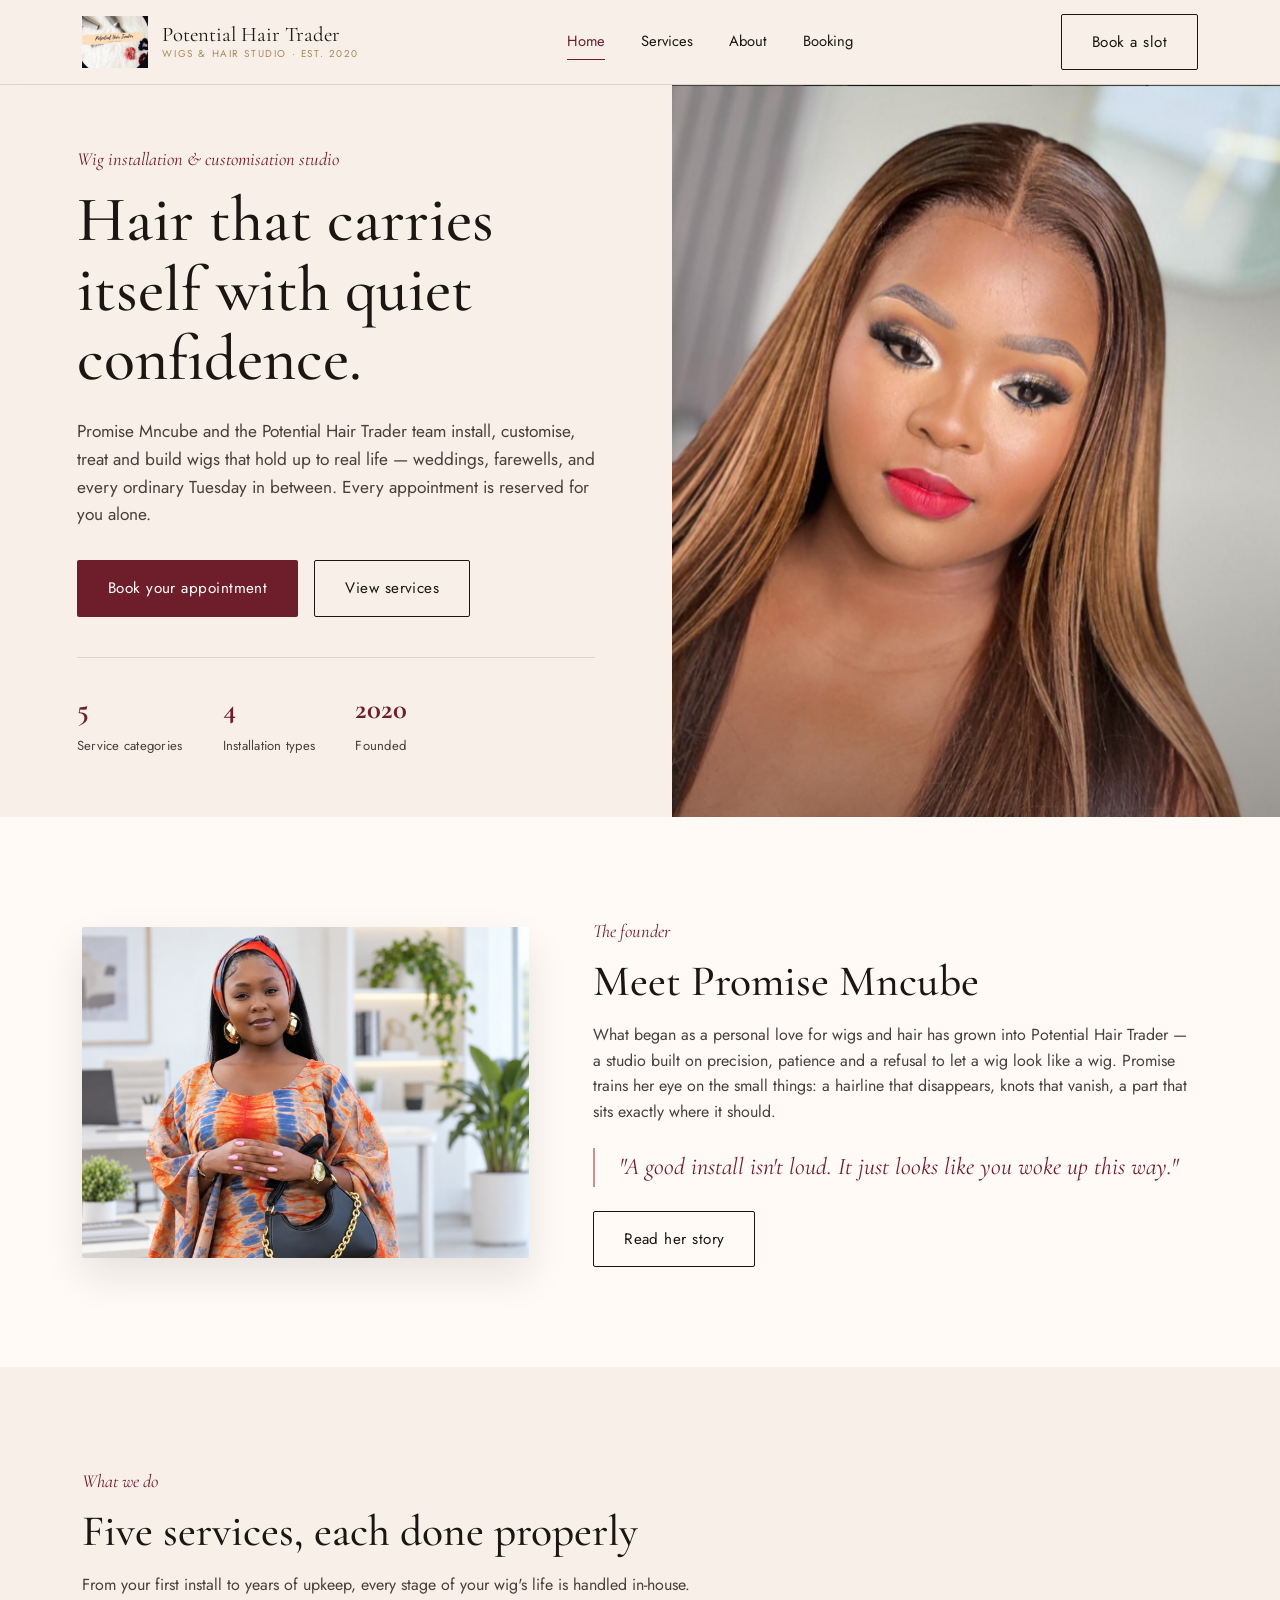
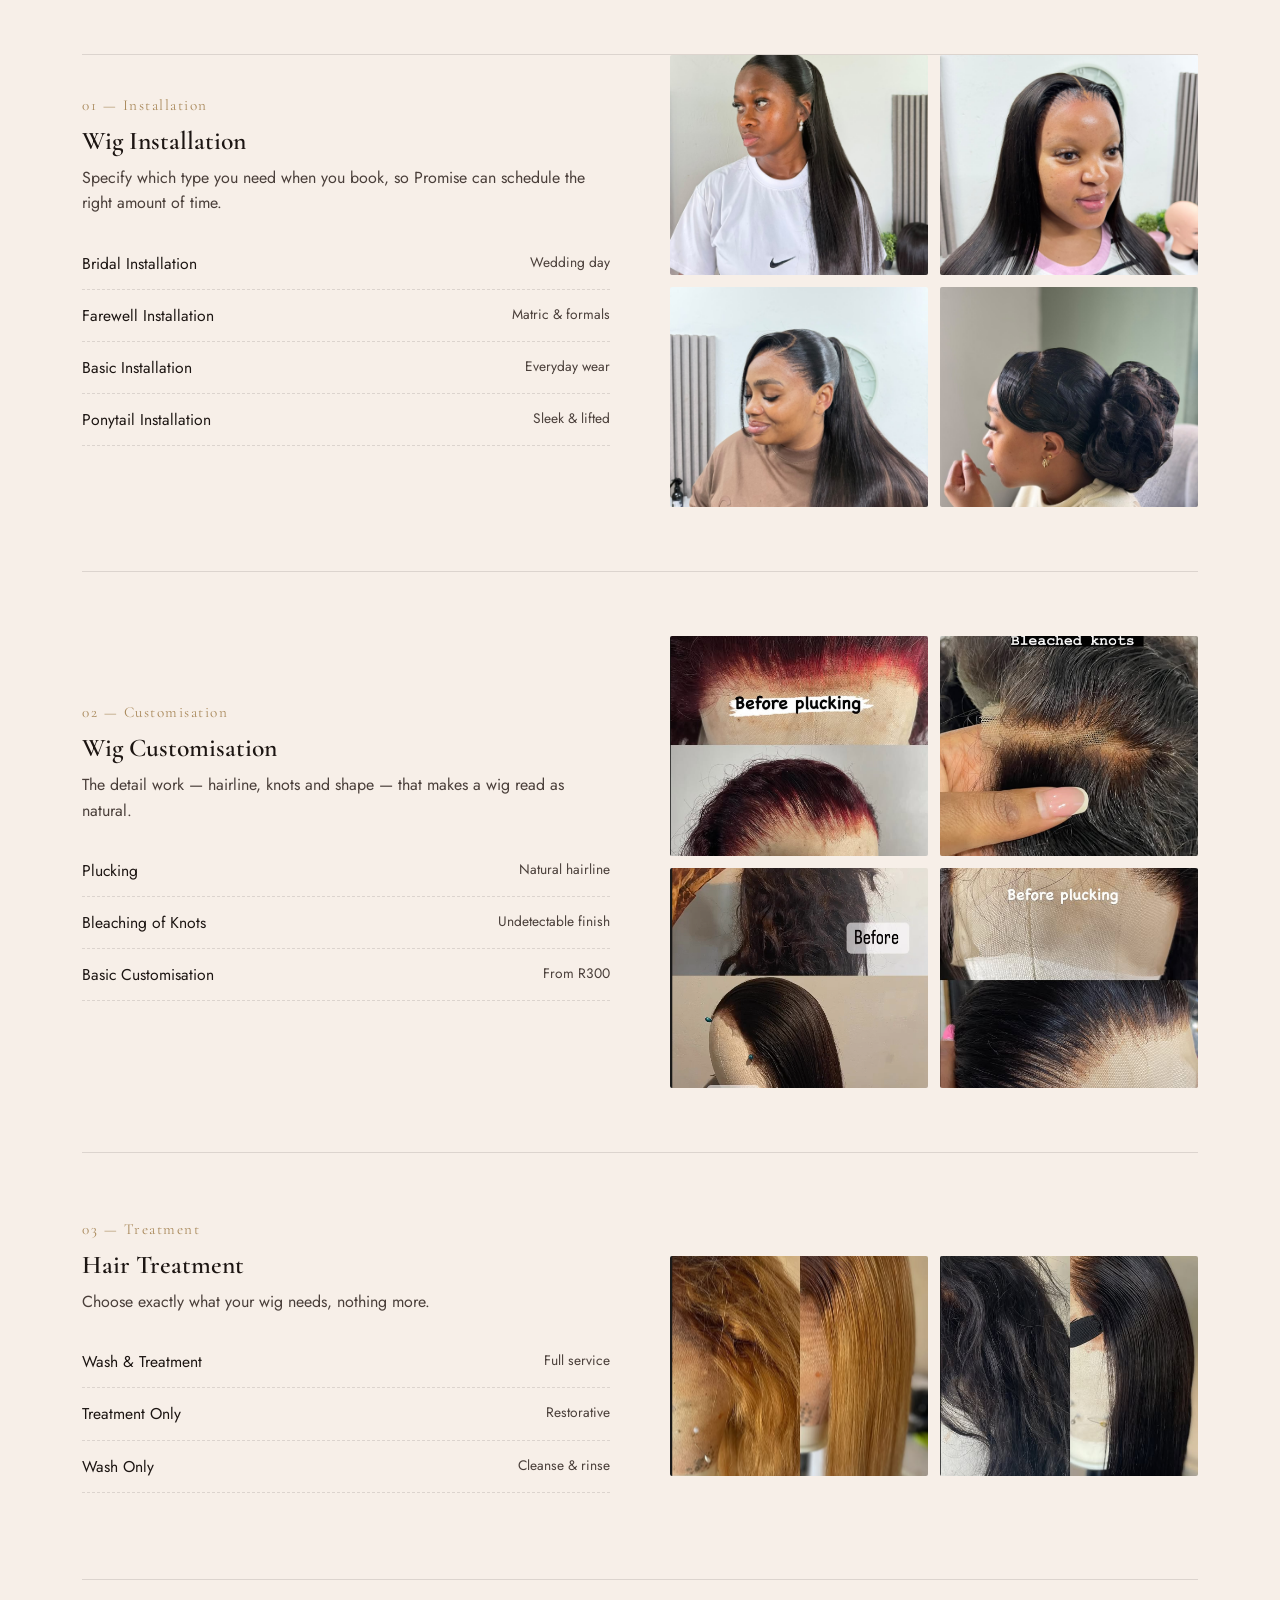
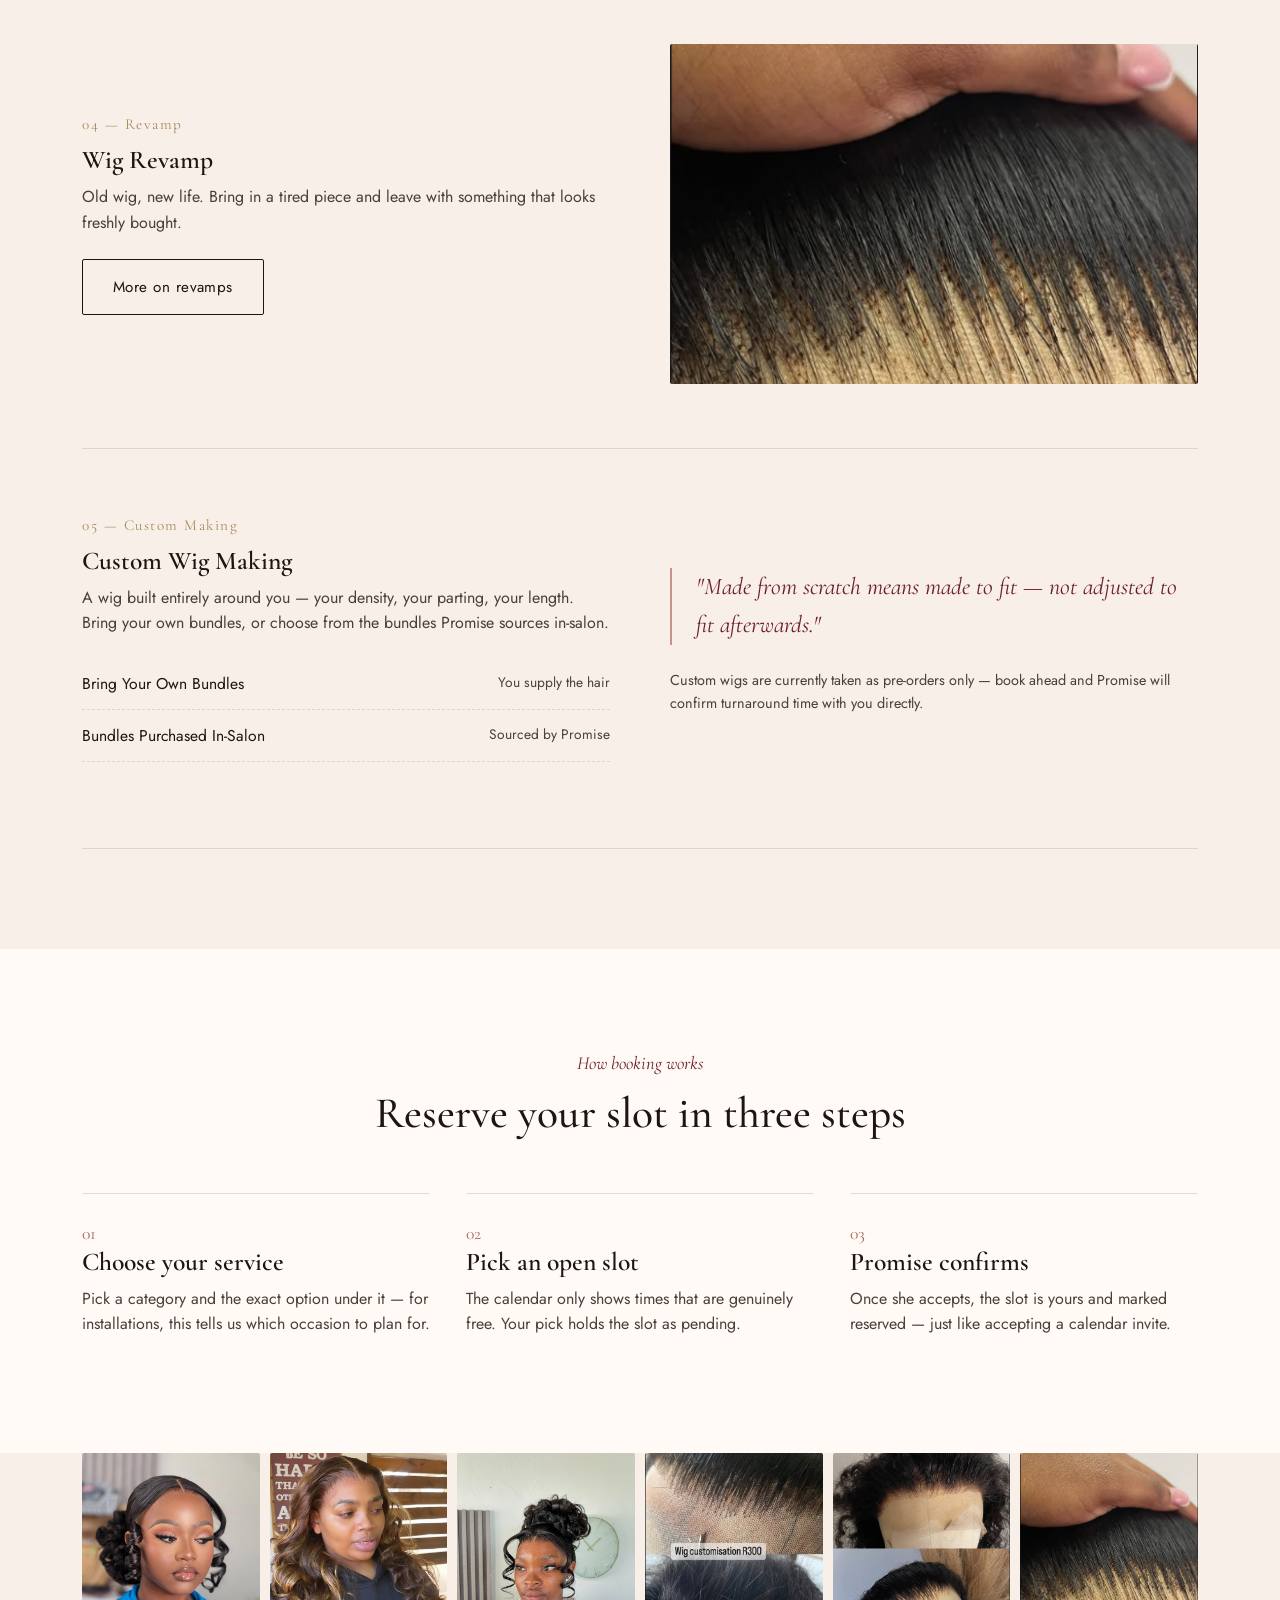
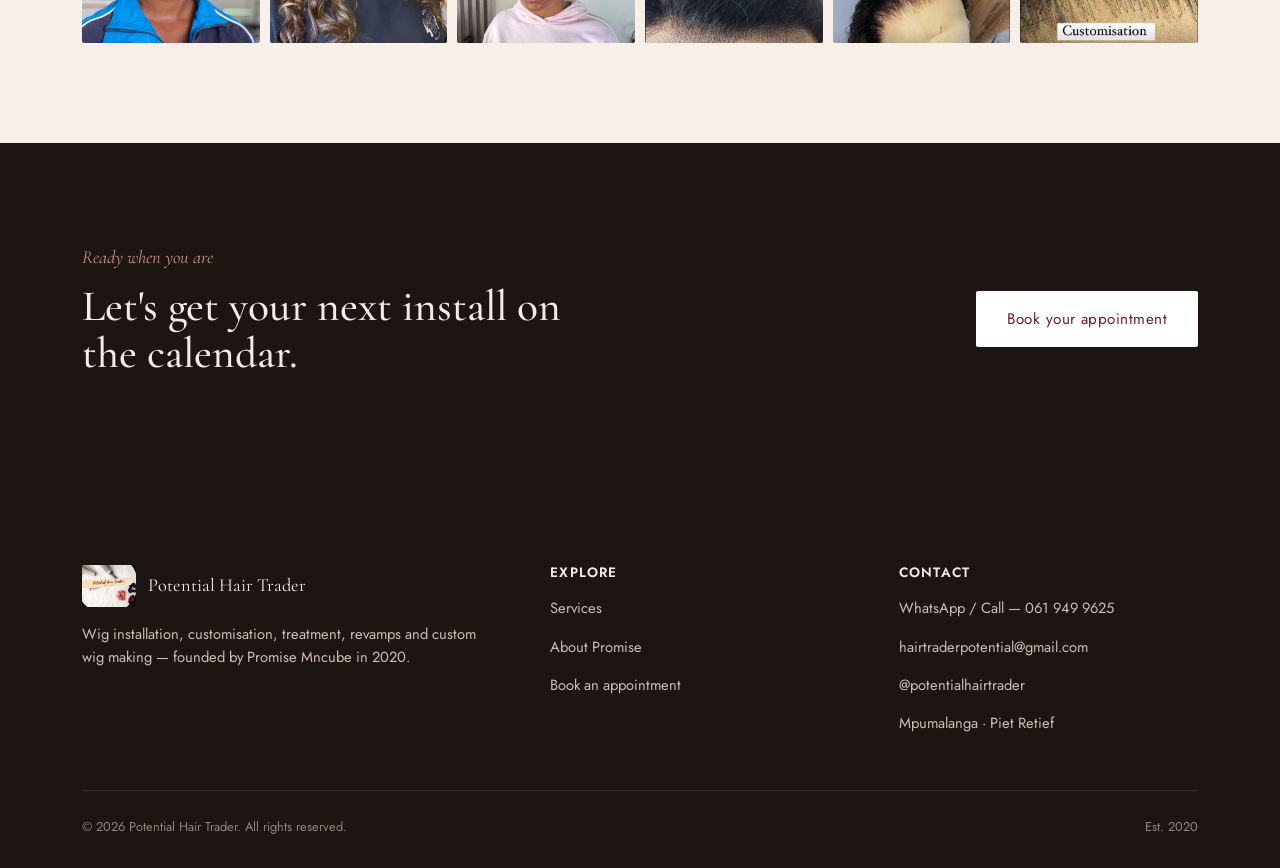
<file: index.html>
<!DOCTYPE html>
<html lang="en">
<head>
<meta charset="UTF-8" />
<meta name="viewport" content="width=device-width, initial-scale=1.0" />
<title>Potential Hair Trader — Wig Installation &amp; Customisation</title>
<meta name="description" content="Potential Hair Trader is Promise Mncube's salon for wig installation, customisation, treatment, revamps and custom wig making. Book your slot online." />
<link rel="icon" href="favicon.ico" sizes="any" />
<link rel="icon" type="image/png" sizes="32x32" href="assets/images/favicon-32.png" />
<link rel="icon" type="image/png" sizes="16x16" href="assets/images/favicon-16.png" />
<link rel="icon" type="image/png" sizes="192x192" href="assets/images/icon-192.png" />
<link rel="apple-touch-icon" href="assets/images/apple-touch-icon.png" />
<meta name="theme-color" content="#f7efe8" />
<link rel="preconnect" href="https://fonts.googleapis.com">
<link rel="preconnect" href="https://fonts.gstatic.com" crossorigin>
<link href="https://fonts.googleapis.com/css2?family=Cormorant+Garamond:ital,wght@0,400;0,500;0,600;1,500&family=Jost:wght@300;400;500;600&display=swap" rel="stylesheet">
<link rel="stylesheet" href="css/style.css" />
</head>
<body>

<header class="site-header">
  <div class="container">
    <a href="index.html" class="brand">
      <img src="assets/images/logo.png" alt="Potential Hair Trader logo" />
      <span class="brand-text">Potential Hair Trader<small>WIGS &amp; HAIR STUDIO · EST. 2020</small></span>
    </a>
    <nav class="nav-links">
      <a href="index.html" class="active">Home</a>
      <a href="services.html">Services</a>
      <a href="about.html">About</a>
      <a href="booking.html">Booking</a>
      <a href="booking.html" class="nav-extra">Book a slot</a>
    </nav>
    <div class="nav-cta">
      <a href="booking.html" class="btn btn-outline">Book a slot</a>
      <button class="nav-toggle" aria-label="Menu"><span></span><span></span><span></span></button>
    </div>
  </div>
</header>

<section class="hero" style="padding:0;">
  <div class="hero-copy">
    <span class="eyebrow">Wig installation &amp; customisation studio</span>
    <h1>Hair that carries itself with quiet confidence.</h1>
    <p>Promise Mncube and the Potential Hair Trader team install, customise, treat and build wigs that hold up to real life — weddings, farewells, and every ordinary Tuesday in between. Every appointment is reserved for you alone.</p>
    <div class="hero-actions">
      <a href="booking.html" class="btn btn-primary">Book your appointment</a>
      <a href="services.html" class="btn btn-outline">View services</a>
    </div>
    <div class="hero-stats">
      <div><strong>5</strong><span>Service categories</span></div>
      <div><strong>4</strong><span>Installation types</span></div>
      <div><strong>2020</strong><span>Founded</span></div>
    </div>
  </div>
  <div class="hero-media">
    <img src="assets/images/hero-glam.png" alt="Sleek balayage wig install by Potential Hair Trader" />
  </div>
</section>

<section class="band-panel">
  <div class="container about-teaser">
    <img src="assets/images/about-promise.png" alt="Promise Mncube, founder of Potential Hair Trader" />
    <div>
      <span class="eyebrow">The founder</span>
      <h2>Meet Promise Mncube</h2>
      <p>What began as a personal love for wigs and hair has grown into Potential Hair Trader — a studio built on precision, patience and a refusal to let a wig look like a wig. Promise trains her eye on the small things: a hairline that disappears, knots that vanish, a part that sits exactly where it should.</p>
      <p class="pull-quote">"A good install isn't loud. It just looks like you woke up this way."</p>
      <a href="about.html" class="btn btn-outline">Read her story</a>
    </div>
  </div>
</section>

<section class="band-cream">
  <div class="container">
    <div class="section-head">
      <span class="eyebrow">What we do</span>
      <h2>Five services, each done properly</h2>
      <p>From your first install to years of upkeep, every stage of your wig's life is handled in-house.</p>
    </div>

    <div class="service-row" style="padding-top:0;">
      <div>
        <span class="service-index">01 — Installation</span>
        <h3>Wig Installation</h3>
        <p>Specify which type you need when you book, so Promise can schedule the right amount of time.</p>
        <ul class="option-list">
          <li><span class="name">Bridal Installation</span><span class="note">Wedding day</span></li>
          <li><span class="name">Farewell Installation</span><span class="note">Matric &amp; formals</span></li>
          <li><span class="name">Basic Installation</span><span class="note">Everyday wear</span></li>
          <li><span class="name">Ponytail Installation</span><span class="note">Sleek &amp; lifted</span></li>
        </ul>
      </div>
      <div class="service-media">
        <img src="assets/images/install-6.png" alt="Sleek ponytail installation" />
        <img src="assets/images/install-9.png" alt="Straight side-part installation" />
        <img src="assets/images/install-8.png" alt="Sleek ponytail installation with bang" />
        <img src="assets/images/install-7.png" alt="Pin-curled updo installation, side view" />
      </div>
    </div>

    <div class="service-row reverse">
      <div>
        <span class="service-index">02 — Customisation</span>
        <h3>Wig Customisation</h3>
        <p>The detail work — hairline, knots and shape — that makes a wig read as natural.</p>
        <ul class="option-list">
          <li><span class="name">Plucking</span><span class="note">Natural hairline</span></li>
          <li><span class="name">Bleaching of Knots</span><span class="note">Undetectable finish</span></li>
          <li><span class="name">Basic Customisation</span><span class="note">From R300</span></li>
        </ul>
      </div>
      <div class="service-media">
        <img src="assets/images/plucking-2.png" alt="Before and after plucking" />
        <img src="assets/images/bleached-knots.png" alt="Bleached knots detail" />
        <img src="assets/images/customisation-1.png" alt="Wig customisation hairline" />
        <img src="assets/images/plucking-3.png" alt="Before and after plucking dark hair" />
      </div>
    </div>

    <div class="service-row">
      <div>
        <span class="service-index">03 — Treatment</span>
        <h3>Hair Treatment</h3>
        <p>Choose exactly what your wig needs, nothing more.</p>
        <ul class="option-list">
          <li><span class="name">Wash &amp; Treatment</span><span class="note">Full service</span></li>
          <li><span class="name">Treatment Only</span><span class="note">Restorative</span></li>
          <li><span class="name">Wash Only</span><span class="note">Cleanse &amp; rinse</span></li>
        </ul>
      </div>
      <div class="service-media">
        <img src="assets/images/treatment-1.png" alt="Wig treatment before and after, blonde" />
        <img src="assets/images/treatment-2.png" alt="Wig treatment before and after, dark" />
      </div>
    </div>

    <div class="service-row reverse">
      <div>
        <span class="service-index">04 — Revamp</span>
        <h3>Wig Revamp</h3>
        <p>Old wig, new life. Bring in a tired piece and leave with something that looks freshly bought.</p>
        <a href="services.html#revamp" class="btn btn-outline" style="margin-top:8px;">More on revamps</a>
      </div>
      <div class="service-media single">
        <img src="assets/images/customisation-3.png" alt="Wig revamp before and after" />
      </div>
    </div>

    <div class="service-row" style="border-bottom:1px solid var(--line);">
      <div>
        <span class="service-index">05 — Custom Making</span>
        <h3>Custom Wig Making</h3>
        <p>A wig built entirely around you — your density, your parting, your length. Bring your own bundles, or choose from the bundles Promise sources in-salon.</p>
        <ul class="option-list">
          <li><span class="name">Bring Your Own Bundles</span><span class="note">You supply the hair</span></li>
          <li><span class="name">Bundles Purchased In-Salon</span><span class="note">Sourced by Promise</span></li>
        </ul>
      </div>
      <div>
        <p class="pull-quote" style="margin-top:0;">"Made from scratch means made to fit — not adjusted to fit afterwards."</p>
        <p style="font-size:0.9rem;">Custom wigs are currently taken as pre-orders only — book ahead and Promise will confirm turnaround time with you directly.</p>
      </div>
    </div>
  </div>
</section>

<section class="band-panel">
  <div class="container">
    <div class="section-head center">
      <span class="eyebrow">How booking works</span>
      <h2>Reserve your slot in three steps</h2>
    </div>
    <div class="trio">
      <div class="trio-item">
        <span class="num">01</span>
        <h3>Choose your service</h3>
        <p>Pick a category and the exact option under it — for installations, this tells us which occasion to plan for.</p>
      </div>
      <div class="trio-item">
        <span class="num">02</span>
        <h3>Pick an open slot</h3>
        <p>The calendar only shows times that are genuinely free. Your pick holds the slot as pending.</p>
      </div>
      <div class="trio-item">
        <span class="num">03</span>
        <h3>Promise confirms</h3>
        <p>Once she accepts, the slot is yours and marked reserved — just like accepting a calendar invite.</p>
      </div>
    </div>
  </div>
</section>

<section class="band-cream" style="padding-top:0;">
  <div class="container">
    <div class="gallery-strip">
      <img src="assets/images/basic-3.png" alt="" />
      <img src="assets/images/basic-5.png" alt="" />
      <img src="assets/images/install-10.png" alt="" />
      <img src="assets/images/customisation-2.png" alt="" />
      <img src="assets/images/plucking-1.png" alt="" />
      <img src="assets/images/customisation-3.png" alt="" />
    </div>
  </div>
</section>

<section class="band-ink">
  <div class="container cta-band">
    <div>
      <span class="eyebrow" style="color:var(--rose);">Ready when you are</span>
      <h2 style="max-width:520px;">Let's get your next install on the calendar.</h2>
    </div>
    <a href="booking.html" class="btn btn-light">Book your appointment</a>
  </div>
</section>

<footer class="site-footer">
  <div class="container">
    <div class="footer-grid">
      <div>
        <div class="footer-brand">
          <img src="assets/images/logo.png" alt="Potential Hair Trader logo" />
          <span style="font-family:var(--font-display); font-size:1.15rem; color:#f4ece5;">Potential Hair Trader</span>
        </div>
        <p>Wig installation, customisation, treatment, revamps and custom wig making — founded by Promise Mncube in 2020.</p>
      </div>
      <div>
        <h4>Explore</h4>
        <p><a href="services.html">Services</a></p>
        <p><a href="about.html">About Promise</a></p>
        <p><a href="booking.html">Book an appointment</a></p>
      </div>
      <div>
        <h4>Contact</h4>
        <p><a href="https://wa.me/27619499625" target="_blank" rel="noopener">WhatsApp / Call — 061 949 9625</a></p>
        <p><a href="mailto:hairtraderpotential@gmail.com">hairtraderpotential@gmail.com</a></p>
        <p><a href="https://instagram.com/potentialhairtrader" target="_blank" rel="noopener">@potentialhairtrader</a></p>
        <p>Mpumalanga · Piet Retief</p>
      </div>
    </div>
    <div class="footer-bottom">
      <span>&copy; 2026 Potential Hair Trader. All rights reserved.</span>
      <span>Est. 2020</span>
    </div>
  </div>
</footer>

<script src="js/services-data.js"></script>
<script src="js/main.js"></script>
</body>
</html>
</file>
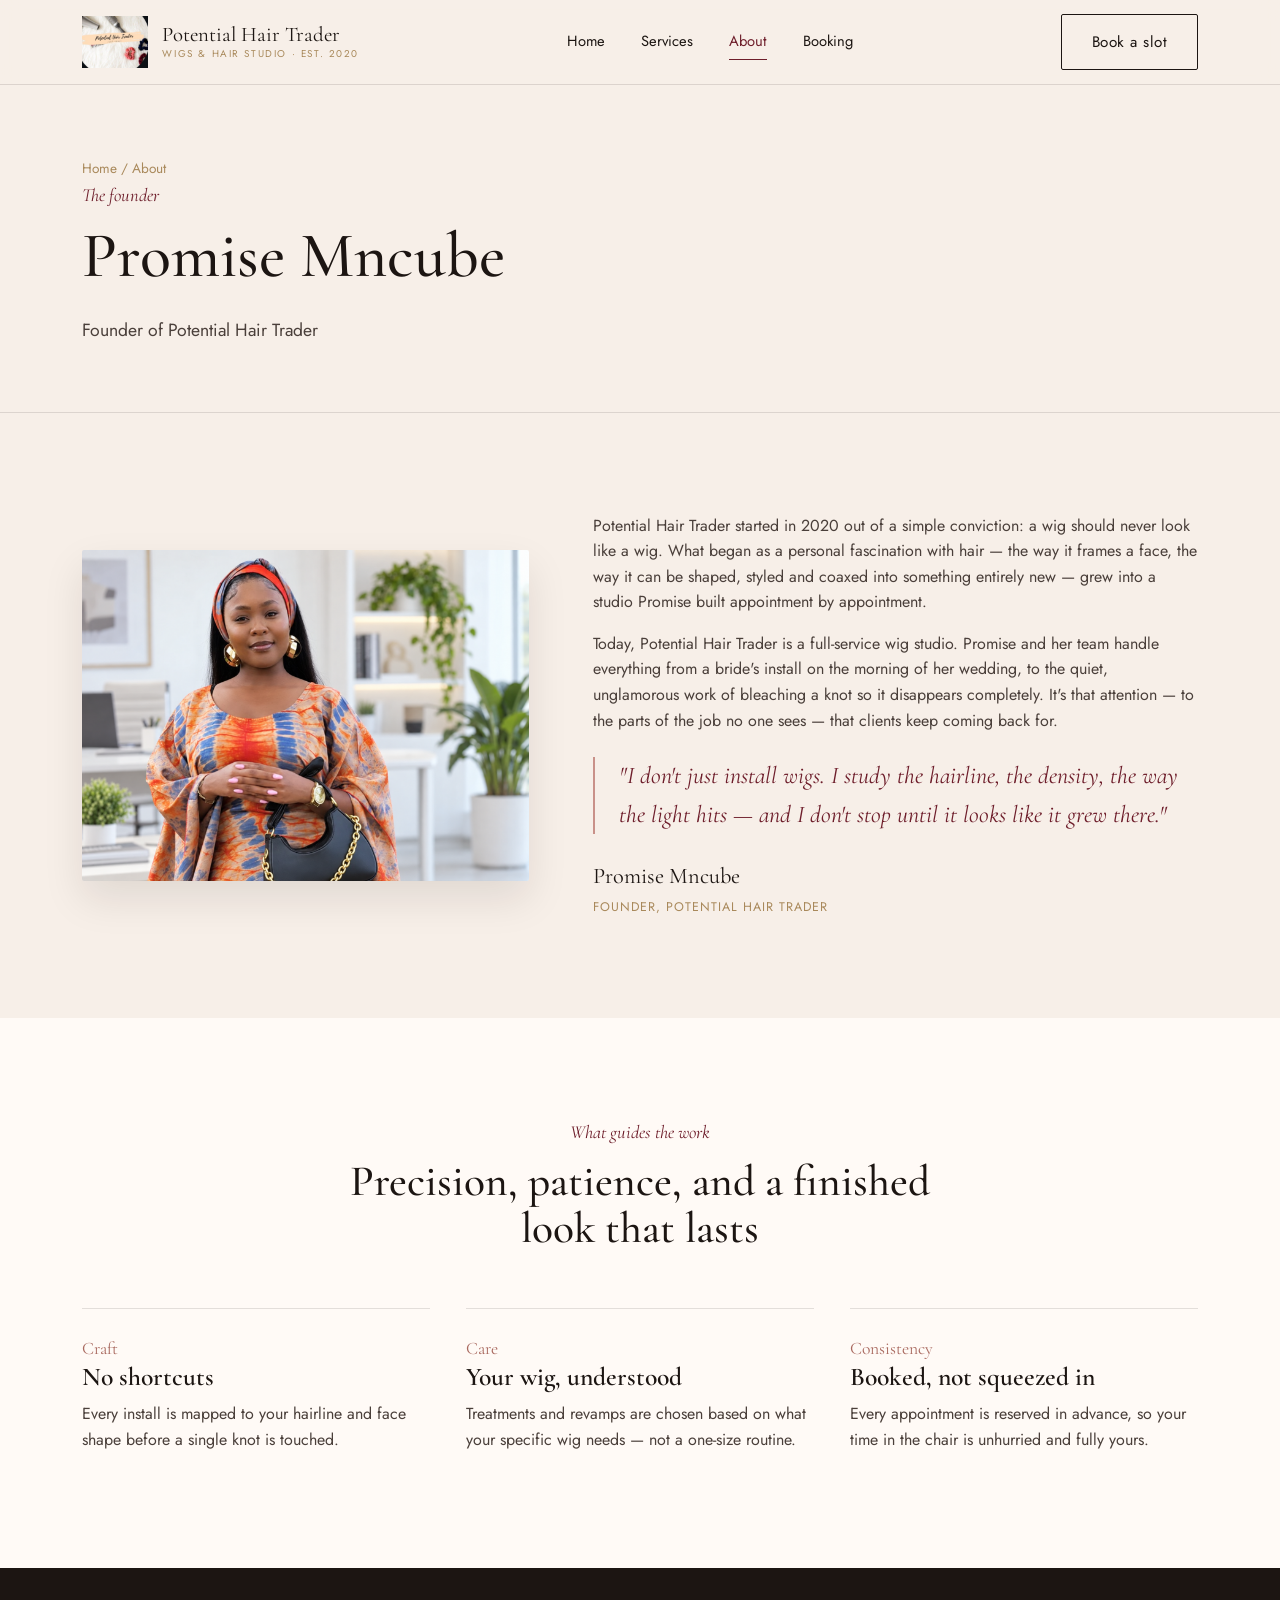
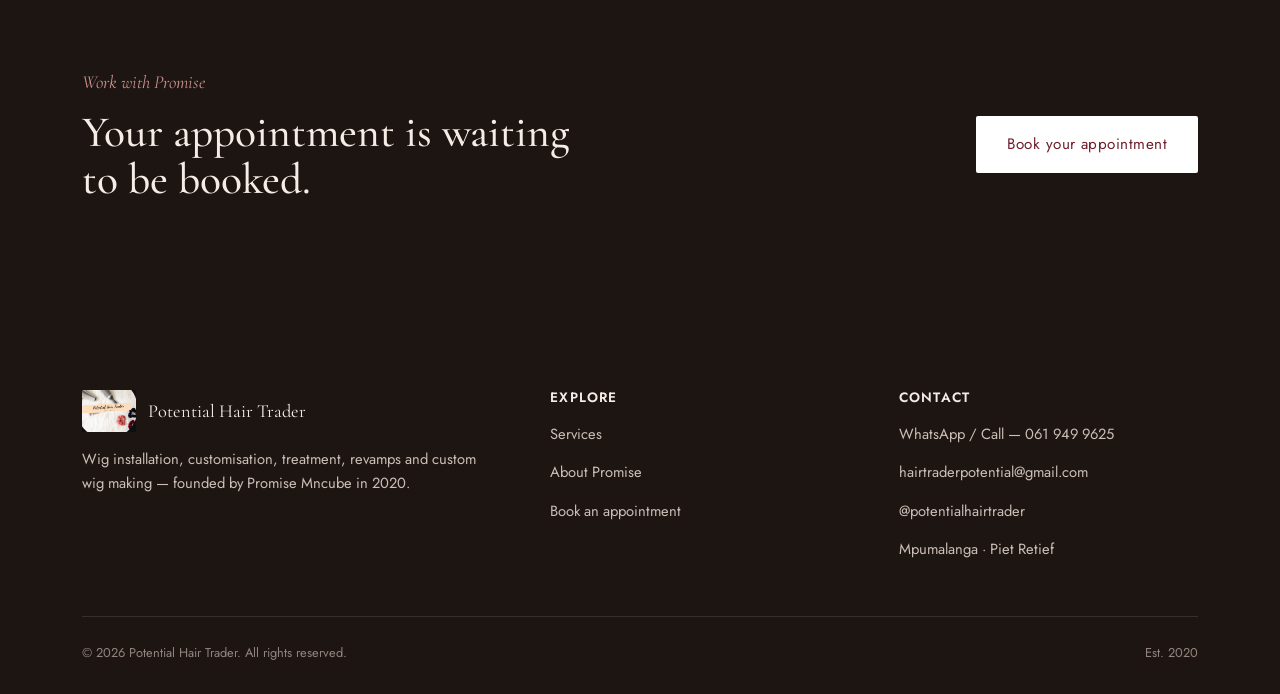
<file: about.html>
<!DOCTYPE html>
<html lang="en">
<head>
<meta charset="UTF-8" />
<meta name="viewport" content="width=device-width, initial-scale=1.0" />
<title>About Promise Mncube — Potential Hair Trader</title>
<meta name="description" content="Meet Promise Mncube, founder of Potential Hair Trader." />
<link rel="icon" href="favicon.ico" sizes="any" />
<link rel="icon" type="image/png" sizes="32x32" href="assets/images/favicon-32.png" />
<link rel="icon" type="image/png" sizes="16x16" href="assets/images/favicon-16.png" />
<link rel="icon" type="image/png" sizes="192x192" href="assets/images/icon-192.png" />
<link rel="apple-touch-icon" href="assets/images/apple-touch-icon.png" />
<meta name="theme-color" content="#f7efe8" />
<link rel="preconnect" href="https://fonts.googleapis.com">
<link rel="preconnect" href="https://fonts.gstatic.com" crossorigin>
<link href="https://fonts.googleapis.com/css2?family=Cormorant+Garamond:ital,wght@0,400;0,500;0,600;1,500&family=Jost:wght@300;400;500;600&display=swap" rel="stylesheet">
<link rel="stylesheet" href="css/style.css" />
</head>
<body>

<header class="site-header">
  <div class="container">
    <a href="index.html" class="brand">
      <img src="assets/images/logo.png" alt="Potential Hair Trader logo" />
      <span class="brand-text">Potential Hair Trader<small>WIGS &amp; HAIR STUDIO · EST. 2020</small></span>
    </a>
    <nav class="nav-links">
      <a href="index.html">Home</a>
      <a href="services.html">Services</a>
      <a href="about.html" class="active">About</a>
      <a href="booking.html">Booking</a>
      <a href="booking.html" class="nav-extra">Book a slot</a>
    </nav>
    <div class="nav-cta">
      <a href="booking.html" class="btn btn-outline">Book a slot</a>
      <button class="nav-toggle" aria-label="Menu"><span></span><span></span><span></span></button>
    </div>
  </div>
</header>

<div class="page-hero">
  <div class="container">
    <span class="breadcrumb">Home / About</span>
    <span class="eyebrow">The founder</span>
    <h1>Promise Mncube</h1>
    <p style="font-size:1.1rem;">Founder of Potential Hair Trader</p>
  </div>
</div>

<section>
  <div class="container about-teaser">
    <img src="assets/images/about-promise.png" alt="Promise Mncube, founder of Potential Hair Trader" />
    <div>
      <p>Potential Hair Trader started in 2020 out of a simple conviction: a wig should never look like a wig. What began as a personal fascination with hair — the way it frames a face, the way it can be shaped, styled and coaxed into something entirely new — grew into a studio Promise built appointment by appointment.</p>
      <p>Today, Potential Hair Trader is a full-service wig studio. Promise and her team handle everything from a bride's install on the morning of her wedding, to the quiet, unglamorous work of bleaching a knot so it disappears completely. It's that attention — to the parts of the job no one sees — that clients keep coming back for.</p>
      <p class="pull-quote">"I don't just install wigs. I study the hairline, the density, the way the light hits — and I don't stop until it looks like it grew there."</p>
      <div class="signature">Promise Mncube<small>FOUNDER, POTENTIAL HAIR TRADER</small></div>
    </div>
  </div>
</section>

<section class="band-panel">
  <div class="container">
    <div class="section-head center">
      <span class="eyebrow">What guides the work</span>
      <h2>Precision, patience, and a finished look that lasts</h2>
    </div>
    <div class="trio">
      <div class="trio-item">
        <span class="num">Craft</span>
        <h3>No shortcuts</h3>
        <p>Every install is mapped to your hairline and face shape before a single knot is touched.</p>
      </div>
      <div class="trio-item">
        <span class="num">Care</span>
        <h3>Your wig, understood</h3>
        <p>Treatments and revamps are chosen based on what your specific wig needs — not a one-size routine.</p>
      </div>
      <div class="trio-item">
        <span class="num">Consistency</span>
        <h3>Booked, not squeezed in</h3>
        <p>Every appointment is reserved in advance, so your time in the chair is unhurried and fully yours.</p>
      </div>
    </div>
  </div>
</section>

<section class="band-ink">
  <div class="container cta-band">
    <div>
      <span class="eyebrow" style="color:var(--rose);">Work with Promise</span>
      <h2 style="max-width:520px;">Your appointment is waiting to be booked.</h2>
    </div>
    <a href="booking.html" class="btn btn-light">Book your appointment</a>
  </div>
</section>

<footer class="site-footer">
  <div class="container">
    <div class="footer-grid">
      <div>
        <div class="footer-brand">
          <img src="assets/images/logo.png" alt="Potential Hair Trader logo" />
          <span style="font-family:var(--font-display); font-size:1.15rem; color:#f4ece5;">Potential Hair Trader</span>
        </div>
        <p>Wig installation, customisation, treatment, revamps and custom wig making — founded by Promise Mncube in 2020.</p>
      </div>
      <div>
        <h4>Explore</h4>
        <p><a href="services.html">Services</a></p>
        <p><a href="about.html">About Promise</a></p>
        <p><a href="booking.html">Book an appointment</a></p>
      </div>
      <div>
        <h4>Contact</h4>
        <p><a href="https://wa.me/27619499625" target="_blank" rel="noopener">WhatsApp / Call — 061 949 9625</a></p>
        <p><a href="mailto:hairtraderpotential@gmail.com">hairtraderpotential@gmail.com</a></p>
        <p><a href="https://instagram.com/potentialhairtrader" target="_blank" rel="noopener">@potentialhairtrader</a></p>
        <p>Mpumalanga · Piet Retief</p>
      </div>
    </div>
    <div class="footer-bottom">
      <span>&copy; 2026 Potential Hair Trader. All rights reserved.</span>
      <span>Est. 2020</span>
    </div>
  </div>
</footer>

<script src="js/main.js"></script>
</body>
</html>
</file>
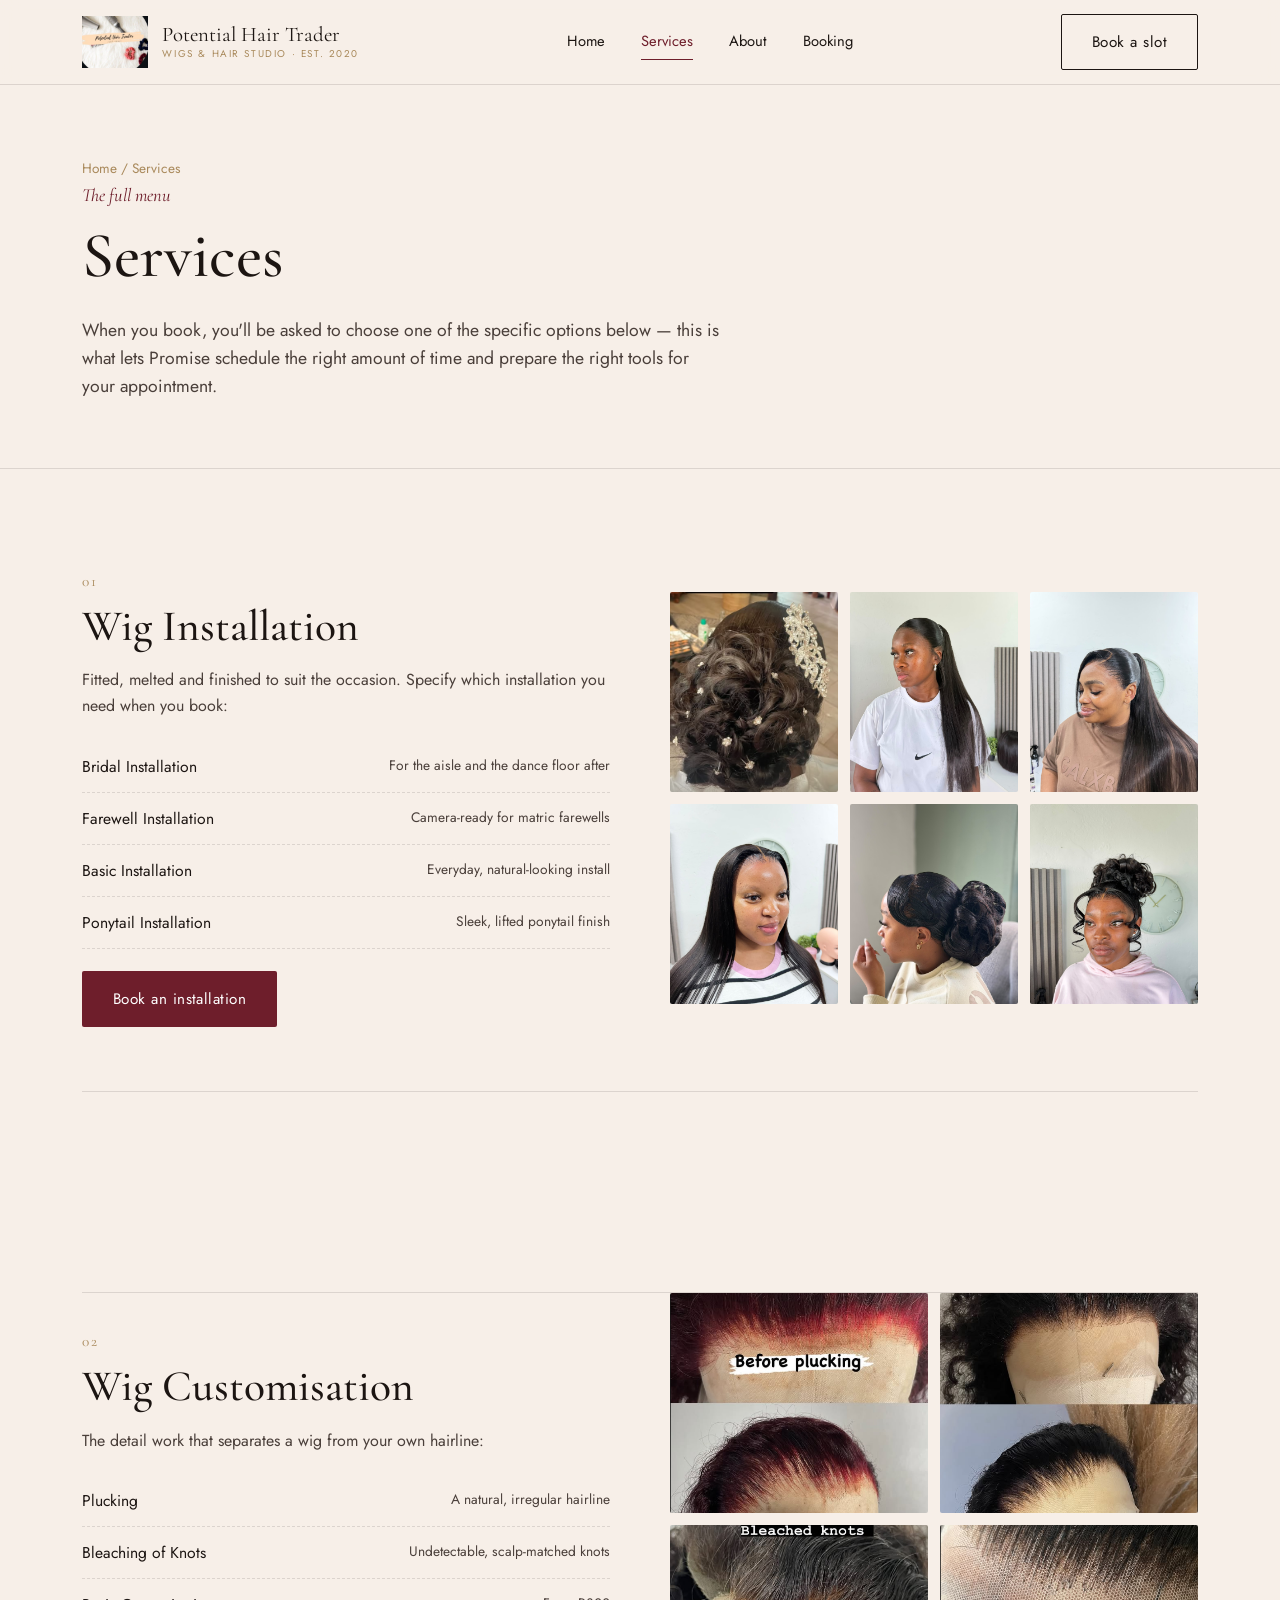
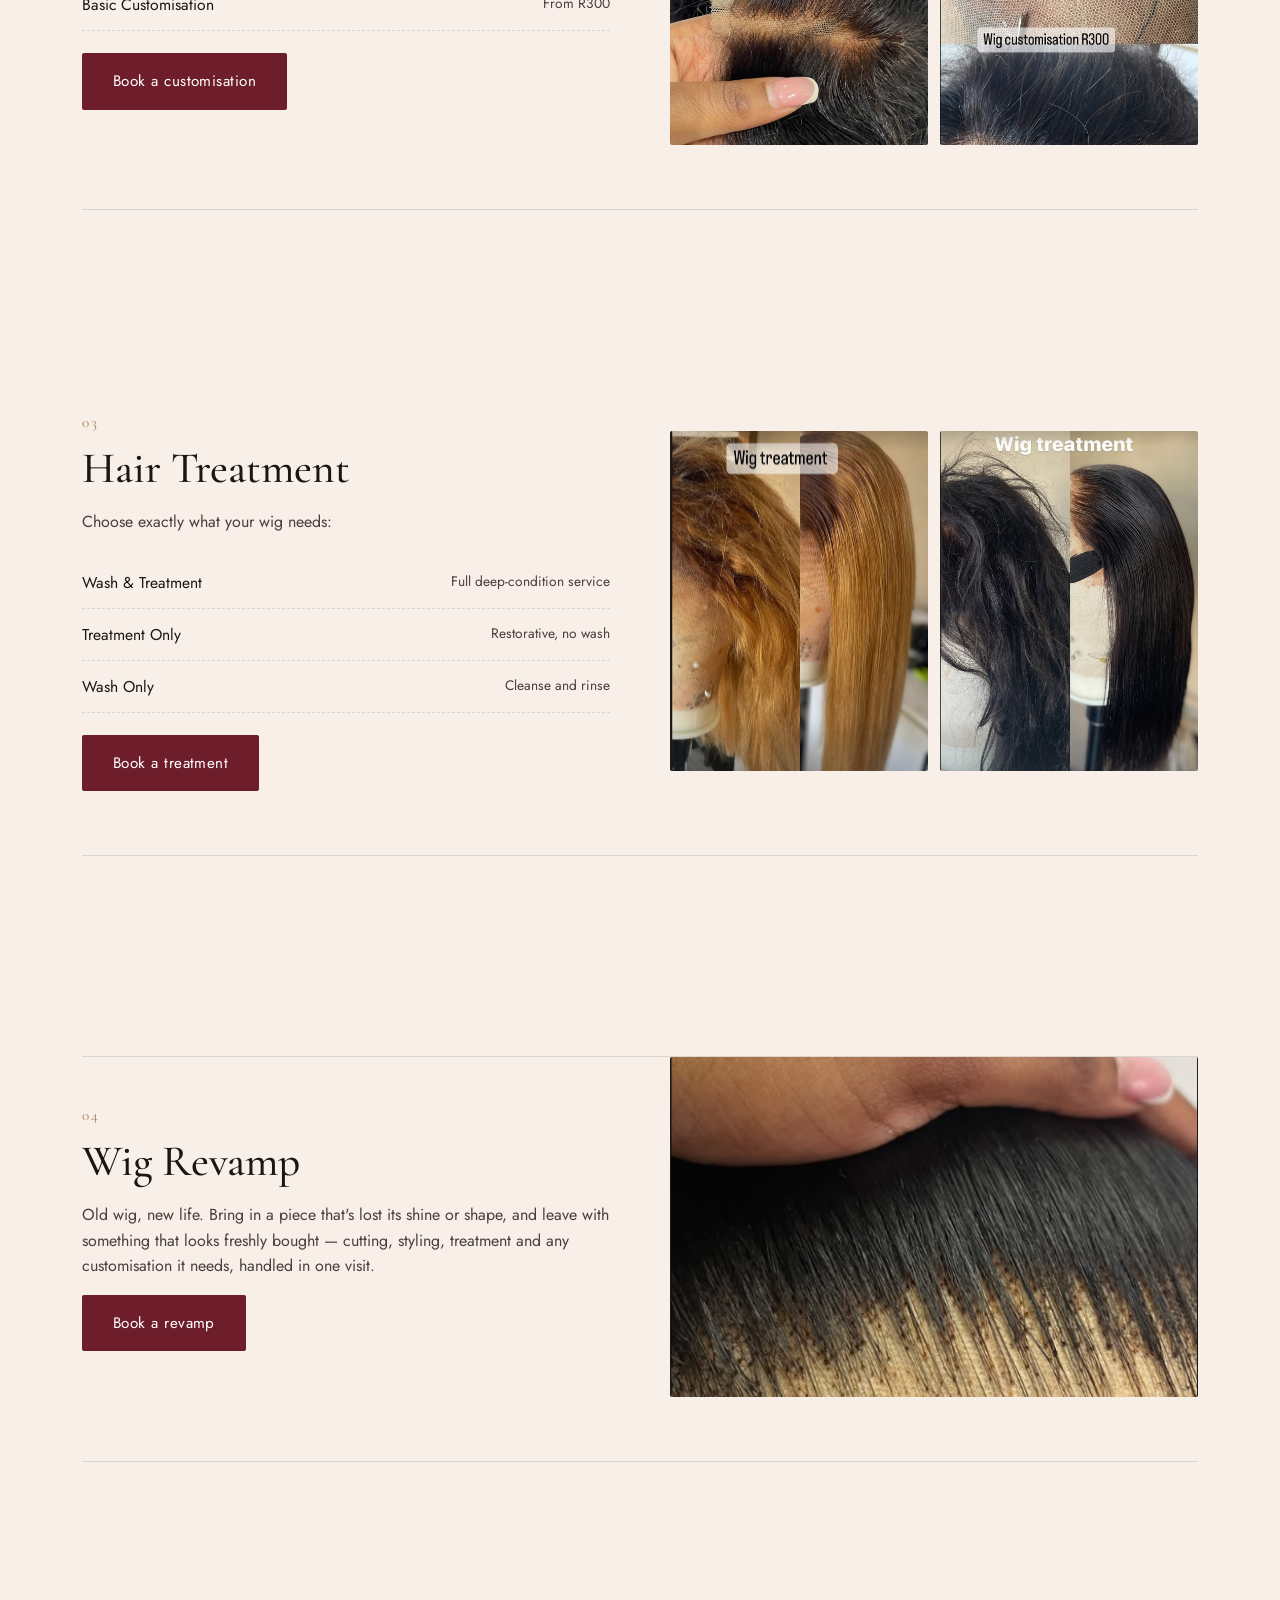
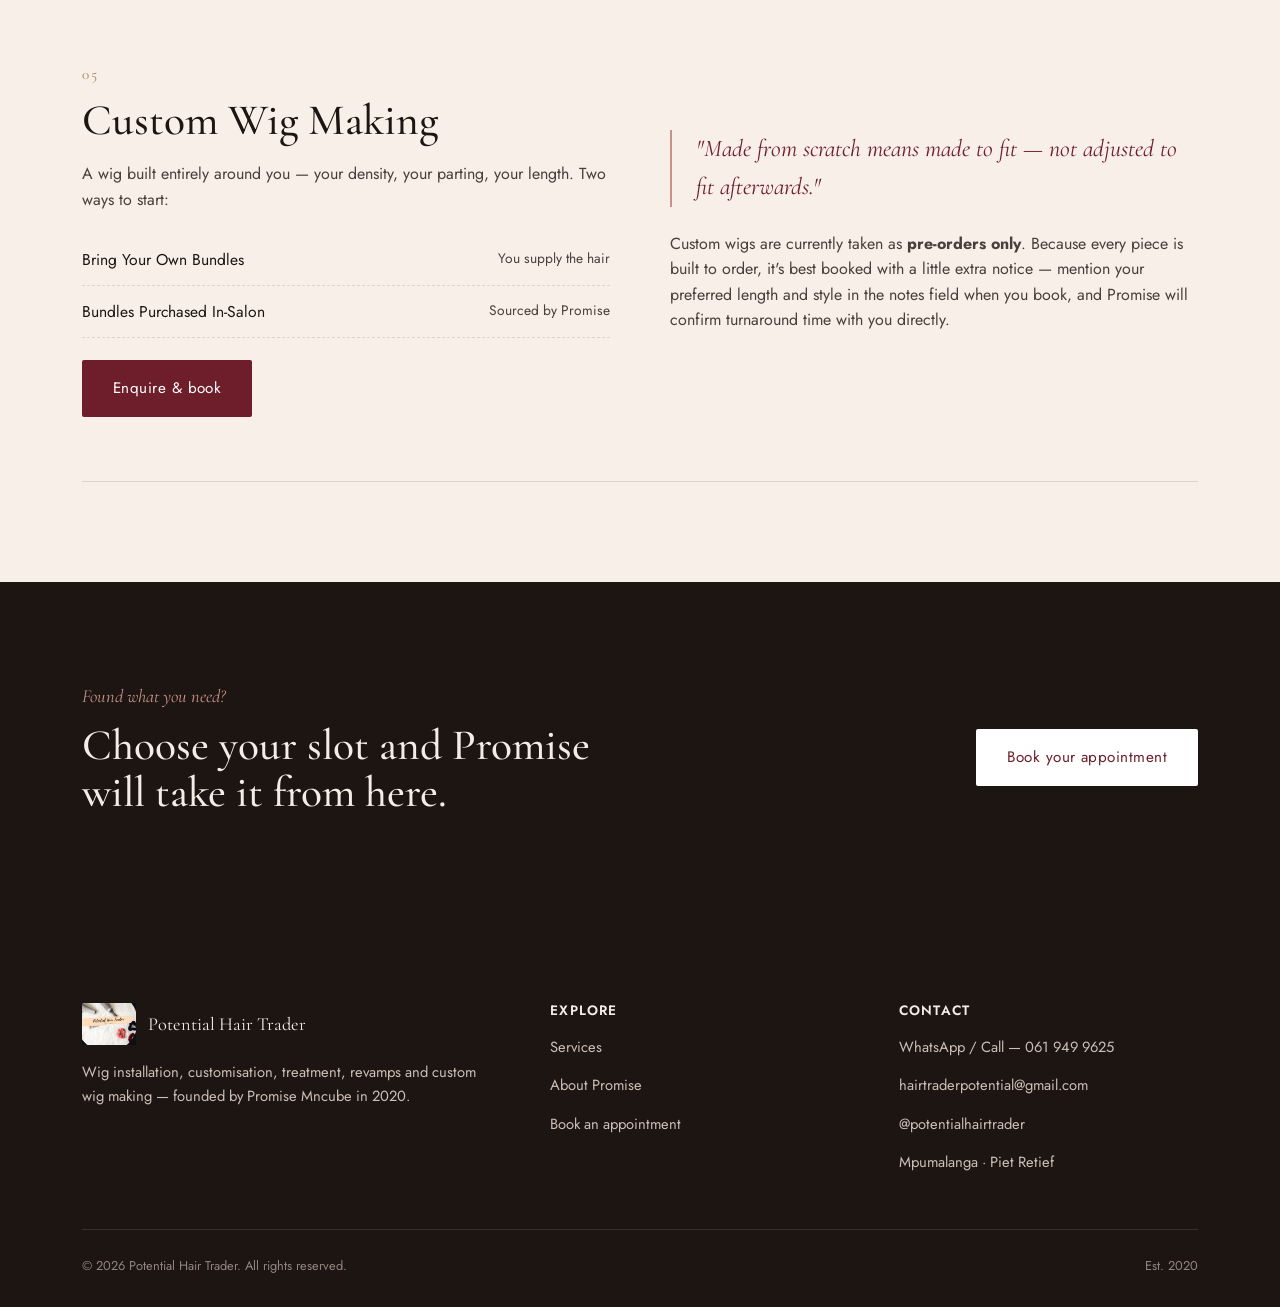
<file: services.html>
<!DOCTYPE html>
<html lang="en">
<head>
<meta charset="UTF-8" />
<meta name="viewport" content="width=device-width, initial-scale=1.0" />
<title>Services — Potential Hair Trader</title>
<meta name="description" content="Wig installation, customisation, treatment, revamps and custom wig making at Potential Hair Trader." />
<link rel="icon" href="favicon.ico" sizes="any" />
<link rel="icon" type="image/png" sizes="32x32" href="assets/images/favicon-32.png" />
<link rel="icon" type="image/png" sizes="16x16" href="assets/images/favicon-16.png" />
<link rel="icon" type="image/png" sizes="192x192" href="assets/images/icon-192.png" />
<link rel="apple-touch-icon" href="assets/images/apple-touch-icon.png" />
<meta name="theme-color" content="#f7efe8" />
<link rel="preconnect" href="https://fonts.googleapis.com">
<link rel="preconnect" href="https://fonts.gstatic.com" crossorigin>
<link href="https://fonts.googleapis.com/css2?family=Cormorant+Garamond:ital,wght@0,400;0,500;0,600;1,500&family=Jost:wght@300;400;500;600&display=swap" rel="stylesheet">
<link rel="stylesheet" href="css/style.css" />
</head>
<body>

<header class="site-header">
  <div class="container">
    <a href="index.html" class="brand">
      <img src="assets/images/logo.png" alt="Potential Hair Trader logo" />
      <span class="brand-text">Potential Hair Trader<small>WIGS &amp; HAIR STUDIO · EST. 2020</small></span>
    </a>
    <nav class="nav-links">
      <a href="index.html">Home</a>
      <a href="services.html" class="active">Services</a>
      <a href="about.html">About</a>
      <a href="booking.html">Booking</a>
      <a href="booking.html" class="nav-extra">Book a slot</a>
    </nav>
    <div class="nav-cta">
      <a href="booking.html" class="btn btn-outline">Book a slot</a>
      <button class="nav-toggle" aria-label="Menu"><span></span><span></span><span></span></button>
    </div>
  </div>
</header>

<div class="page-hero">
  <div class="container">
    <span class="breadcrumb">Home / Services</span>
    <span class="eyebrow">The full menu</span>
    <h1>Services</h1>
    <p style="font-size:1.1rem; max-width:640px;">When you book, you'll be asked to choose one of the specific options below — this is what lets Promise schedule the right amount of time and prepare the right tools for your appointment.</p>
  </div>
</div>

<section id="installation">
  <div class="container">
    <div class="service-row" style="padding-top:0; border-top:none;">
      <div>
        <span class="service-index">01</span>
        <h2>Wig Installation</h2>
        <p>Fitted, melted and finished to suit the occasion. Specify which installation you need when you book:</p>
        <ul class="option-list">
          <li><span class="name">Bridal Installation</span><span class="note">For the aisle and the dance floor after</span></li>
          <li><span class="name">Farewell Installation</span><span class="note">Camera-ready for matric farewells</span></li>
          <li><span class="name">Basic Installation</span><span class="note">Everyday, natural-looking install</span></li>
          <li><span class="name">Ponytail Installation</span><span class="note">Sleek, lifted ponytail finish</span></li>
        </ul>
        <a href="booking.html" class="btn btn-primary">Book an installation</a>
      </div>
      <div class="service-media wide">
        <img src="assets/images/bridal-1.png" alt="Bridal updo installation with pearl pins" />
        <img src="assets/images/install-6.png" alt="Sleek ponytail installation" />
        <img src="assets/images/install-8.png" alt="Sleek ponytail installation with bang" />
        <img src="assets/images/install-9.png" alt="Straight side-part installation" />
        <img src="assets/images/install-7.png" alt="Pin-curled updo installation, side view" />
        <img src="assets/images/install-10.png" alt="Pin-curled updo installation, front view" />
      </div>
    </div>
  </div>
</section>

<section class="band-cream" id="customisation">
  <div class="container">
    <div class="service-row reverse" style="padding-top:0;">
      <div>
        <span class="service-index">02</span>
        <h2>Wig Customisation</h2>
        <p>The detail work that separates a wig from your own hairline:</p>
        <ul class="option-list">
          <li><span class="name">Plucking</span><span class="note">A natural, irregular hairline</span></li>
          <li><span class="name">Bleaching of Knots</span><span class="note">Undetectable, scalp-matched knots</span></li>
          <li><span class="name">Basic Customisation</span><span class="note">From R300</span></li>
        </ul>
        <a href="booking.html" class="btn btn-primary">Book a customisation</a>
      </div>
      <div class="service-media">
        <img src="assets/images/plucking-2.png" alt="Before and after plucking, red wig" />
        <img src="assets/images/plucking-1.png" alt="Before and after plucking, curly wig" />
        <img src="assets/images/bleached-knots.png" alt="Bleached knots" />
        <img src="assets/images/customisation-2.png" alt="Customisation hairline detail" />
      </div>
    </div>
  </div>
</section>

<section id="treatment">
  <div class="container">
    <div class="service-row" style="padding-top:0; border-top:none;">
      <div>
        <span class="service-index">03</span>
        <h2>Hair Treatment</h2>
        <p>Choose exactly what your wig needs:</p>
        <ul class="option-list">
          <li><span class="name">Wash &amp; Treatment</span><span class="note">Full deep-condition service</span></li>
          <li><span class="name">Treatment Only</span><span class="note">Restorative, no wash</span></li>
          <li><span class="name">Wash Only</span><span class="note">Cleanse and rinse</span></li>
        </ul>
        <a href="booking.html" class="btn btn-primary">Book a treatment</a>
      </div>
      <div class="service-media">
        <img src="assets/images/treatment-1.png" alt="Wig treatment before and after, blonde" style="height:340px;" />
        <img src="assets/images/treatment-2.png" alt="Wig treatment before and after, dark" style="height:340px;" />
      </div>
    </div>
  </div>
</section>

<section class="band-cream" id="revamp">
  <div class="container">
    <div class="service-row reverse" style="padding-top:0;">
      <div>
        <span class="service-index">04</span>
        <h2>Wig Revamp</h2>
        <p>Old wig, new life. Bring in a piece that's lost its shine or shape, and leave with something that looks freshly bought — cutting, styling, treatment and any customisation it needs, handled in one visit.</p>
        <a href="booking.html" class="btn btn-primary">Book a revamp</a>
      </div>
      <div class="service-media single">
        <img src="assets/images/customisation-3.png" alt="Wig revamp before and after" />
      </div>
    </div>
  </div>
</section>

<section id="custom">
  <div class="container">
    <div class="service-row" style="padding-top:0; border-top:none; border-bottom:1px solid var(--line);">
      <div>
        <span class="service-index">05</span>
        <h2>Custom Wig Making</h2>
        <p>A wig built entirely around you — your density, your parting, your length. Two ways to start:</p>
        <ul class="option-list">
          <li><span class="name">Bring Your Own Bundles</span><span class="note">You supply the hair</span></li>
          <li><span class="name">Bundles Purchased In-Salon</span><span class="note">Sourced by Promise</span></li>
        </ul>
        <a href="booking.html" class="btn btn-primary">Enquire &amp; book</a>
      </div>
      <div>
        <p class="pull-quote" style="margin-top:0;">"Made from scratch means made to fit — not adjusted to fit afterwards."</p>
        <p>Custom wigs are currently taken as <strong>pre-orders only</strong>. Because every piece is built to order, it's best booked with a little extra notice — mention your preferred length and style in the notes field when you book, and Promise will confirm turnaround time with you directly.</p>
      </div>
    </div>
  </div>
</section>

<section class="band-ink">
  <div class="container cta-band">
    <div>
      <span class="eyebrow" style="color:var(--rose);">Found what you need?</span>
      <h2 style="max-width:520px;">Choose your slot and Promise will take it from here.</h2>
    </div>
    <a href="booking.html" class="btn btn-light">Book your appointment</a>
  </div>
</section>

<footer class="site-footer">
  <div class="container">
    <div class="footer-grid">
      <div>
        <div class="footer-brand">
          <img src="assets/images/logo.png" alt="Potential Hair Trader logo" />
          <span style="font-family:var(--font-display); font-size:1.15rem; color:#f4ece5;">Potential Hair Trader</span>
        </div>
        <p>Wig installation, customisation, treatment, revamps and custom wig making — founded by Promise Mncube in 2020.</p>
      </div>
      <div>
        <h4>Explore</h4>
        <p><a href="services.html">Services</a></p>
        <p><a href="about.html">About Promise</a></p>
        <p><a href="booking.html">Book an appointment</a></p>
      </div>
      <div>
        <h4>Contact</h4>
        <p><a href="https://wa.me/27619499625" target="_blank" rel="noopener">WhatsApp / Call — 061 949 9625</a></p>
        <p><a href="mailto:hairtraderpotential@gmail.com">hairtraderpotential@gmail.com</a></p>
        <p><a href="https://instagram.com/potentialhairtrader" target="_blank" rel="noopener">@potentialhairtrader</a></p>
        <p>Mpumalanga · Piet Retief</p>
      </div>
    </div>
    <div class="footer-bottom">
      <span>&copy; 2026 Potential Hair Trader. All rights reserved.</span>
      <span>Est. 2020</span>
    </div>
  </div>
</footer>

<script src="js/main.js"></script>
</body>
</html>
</file>
<file: css/style.css>
/* ==========================================================================
   Potential Hair Trader — Stylesheet
   Palette: warm rosewood ivory, near-black ink, dusty rose, deep wine, muted gold
   Type: Cormorant Garamond (display) + Jost (body/UI)
   ========================================================================== */

:root {
  --ink: #1c1512;
  --ink-soft: #4a3f3a;
  --cream: #f7efe8;
  --panel: #fffaf6;
  --rose: #c99189;
  --rose-deep: #a9695f;
  --wine: #6e1e2b;
  --wine-deep: #551620;
  --gold: #a9895b;
  --line: rgba(28, 21, 18, 0.12);
  --shadow: 0 18px 40px rgba(28, 21, 18, 0.1);

  --font-display: "Cormorant Garamond", "Georgia", serif;
  --font-body: "Jost", "Helvetica Neue", Arial, sans-serif;

  --max: 1180px;
}

* { box-sizing: border-box; }

html { scroll-behavior: smooth; }

body {
  margin: 0;
  background: var(--cream);
  color: var(--ink);
  font-family: var(--font-body);
  font-size: 16px;
  line-height: 1.6;
  -webkit-font-smoothing: antialiased;
}

img { max-width: 100%; display: block; }

a { color: inherit; text-decoration: none; }

h1, h2, h3, h4 {
  font-family: var(--font-display);
  font-weight: 600;
  line-height: 1.08;
  margin: 0 0 0.4em;
  color: var(--ink);
}

h1 { font-size: clamp(2.6rem, 5vw, 4.4rem); font-weight: 500; }
h2 { font-size: clamp(2rem, 3.4vw, 2.9rem); font-weight: 500; }
h3 { font-size: clamp(1.4rem, 2vw, 1.7rem); }

p { margin: 0 0 1em; color: var(--ink-soft); max-width: 62ch; }

.container {
  max-width: var(--max);
  margin: 0 auto;
  padding: 0 32px;
}

.eyebrow {
  font-family: var(--font-display);
  font-style: italic;
  font-size: 1.15rem;
  color: var(--wine);
  margin: 0 0 0.6em;
  display: block;
}

.btn {
  display: inline-flex;
  align-items: center;
  gap: 10px;
  padding: 15px 30px;
  border-radius: 2px;
  font-family: var(--font-body);
  font-size: 0.95rem;
  letter-spacing: 0.03em;
  border: 1px solid transparent;
  cursor: pointer;
  transition: background 0.25s ease, color 0.25s ease, border-color 0.25s ease, transform 0.2s ease;
}
.btn-primary {
  background: var(--wine);
  color: #fff;
}
.btn-primary:hover { background: var(--wine-deep); transform: translateY(-1px); }
.btn-outline {
  background: transparent;
  color: var(--ink);
  border-color: var(--ink);
}
.btn-outline:hover { background: var(--ink); color: #fff; }
.btn-light {
  background: #fff;
  color: var(--wine);
}
.btn-light:hover { background: var(--rose); color: #fff; }
.btn:disabled { opacity: 0.45; cursor: not-allowed; transform: none; }

/* ---------- Header ---------- */
.site-header {
  position: sticky;
  top: 0;
  z-index: 50;
  background: rgba(247, 239, 232, 0.92);
  backdrop-filter: blur(10px);
  border-bottom: 1px solid var(--line);
}
.site-header .container {
  display: flex;
  align-items: center;
  justify-content: space-between;
  height: 84px;
}
.brand {
  display: flex;
  align-items: center;
  gap: 14px;
}
.brand img { height: 52px; width: auto; }
.brand-text {
  font-family: var(--font-display);
  font-size: 1.3rem;
  color: var(--ink);
  line-height: 1.1;
}
.brand-text small {
  display: block;
  font-family: var(--font-body);
  font-size: 0.62rem;
  letter-spacing: 0.16em;
  color: var(--gold);
  margin-top: 2px;
}
.nav-links {
  display: flex;
  align-items: center;
  gap: 36px;
  font-size: 0.92rem;
}
.nav-links a { position: relative; padding: 6px 0; }
.nav-links a::after {
  content: "";
  position: absolute;
  left: 0; right: 0; bottom: 0;
  height: 1px;
  background: var(--wine);
  transform: scaleX(0);
  transform-origin: left;
  transition: transform 0.25s ease;
}
.nav-links a:hover::after,
.nav-links a.active::after { transform: scaleX(1); }
.nav-links a.active { color: var(--wine); }
.nav-cta { display: flex; align-items: center; gap: 18px; }
.nav-toggle {
  display: none;
  background: none;
  border: none;
  cursor: pointer;
  padding: 6px;
}
.nav-toggle span {
  display: block;
  width: 26px;
  height: 2px;
  background: var(--ink);
  margin: 6px 0;
}

/* ---------- Hero ---------- */
.hero {
  display: grid;
  grid-template-columns: 1.05fr 0.95fr;
  align-items: stretch;
  min-height: 640px;
}
.hero-copy {
  display: flex;
  flex-direction: column;
  justify-content: center;
  padding: 60px 6vw;
}
.hero-copy p { font-size: 1.08rem; }
.hero-actions { display: flex; gap: 16px; margin-top: 14px; flex-wrap: wrap; }
.hero-media { position: relative; overflow: hidden; }
.hero-media img { width: 100%; height: 100%; object-fit: cover; min-height: 360px; }
.hero-media::after {
  content: "";
  position: absolute; inset: 0;
  background: linear-gradient(180deg, rgba(28,21,18,0) 55%, rgba(28,21,18,0.35) 100%);
}
.hero-stats {
  display: flex;
  gap: 40px;
  margin-top: 40px;
  padding-top: 28px;
  border-top: 1px solid var(--line);
}
.hero-stats div strong {
  display: block;
  font-family: var(--font-display);
  font-size: 1.8rem;
  color: var(--wine);
}
.hero-stats div span { font-size: 0.82rem; color: var(--ink-soft); letter-spacing: 0.02em; }

/* ---------- Sections ---------- */
section { padding: 100px 0; }
.section-head { max-width: 640px; margin-bottom: 56px; }
.section-head.center { margin-left: auto; margin-right: auto; text-align: center; }

.band-cream { background: var(--cream); }
.band-panel { background: var(--panel); }
.band-ink { background: var(--ink); color: #f4ece5; }
.band-ink h2, .band-ink h3, .band-ink .eyebrow { color: #f4ece5; }
.band-ink p { color: #cdbfb7; }

/* ---------- About teaser (home) ---------- */
.about-teaser {
  display: grid;
  grid-template-columns: 0.85fr 1.15fr;
  gap: 64px;
  align-items: center;
}
.about-teaser img {
  border-radius: 2px;
  box-shadow: var(--shadow);
}
.pull-quote {
  font-family: var(--font-display);
  font-style: italic;
  font-size: 1.5rem;
  color: var(--wine);
  border-left: 2px solid var(--rose);
  padding-left: 24px;
  margin: 24px 0;
}
.signature { font-family: var(--font-display); font-size: 1.4rem; margin-top: 20px; }
.signature small { display: block; font-family: var(--font-body); font-size: 0.78rem; letter-spacing: 0.08em; color: var(--gold); margin-top: 4px; }

/* ---------- Services listing (editorial rows) ---------- */
.service-row {
  display: grid;
  grid-template-columns: 1fr 1fr;
  gap: 60px;
  align-items: center;
  padding: 64px 0;
  border-top: 1px solid var(--line);
}
.service-row:last-child { border-bottom: 1px solid var(--line); }
.service-row.reverse .service-media { order: 2; }
.service-media {
  display: grid;
  grid-template-columns: repeat(2, 1fr);
  gap: 12px;
}
.service-media img {
  width: 100%;
  height: 220px;
  object-fit: cover;
  border-radius: 2px;
}
.service-media.single img { height: 340px; grid-column: 1 / -1; }
.service-index {
  font-family: var(--font-display);
  font-size: 0.95rem;
  color: var(--gold);
  letter-spacing: 0.1em;
  margin-bottom: 10px;
  display: block;
}
.option-list { margin: 22px 0; padding: 0; list-style: none; }
.option-list li {
  display: flex;
  justify-content: space-between;
  gap: 20px;
  padding: 13px 0;
  border-bottom: 1px dashed var(--line);
  font-size: 0.98rem;
}
.option-list li span.name { color: var(--ink); }
.option-list li span.note { color: var(--ink-soft); font-size: 0.86rem; text-align: right; }

/* ---------- Cards (process / why us) ---------- */
.trio {
  display: grid;
  grid-template-columns: repeat(3, 1fr);
  gap: 36px;
}
.trio-item { padding-top: 26px; border-top: 1px solid var(--line); }
.trio-item .num { font-family: var(--font-display); font-size: 1.1rem; color: var(--rose-deep); }

/* ---------- Gallery strip ---------- */
.gallery-strip {
  display: grid;
  grid-template-columns: repeat(6, 1fr);
  gap: 10px;
}
.gallery-strip img { height: 190px; width: 100%; object-fit: cover; border-radius: 2px; }

/* ---------- CTA band ---------- */
.cta-band {
  display: flex;
  align-items: center;
  justify-content: space-between;
  gap: 30px;
  flex-wrap: wrap;
}

/* ---------- Footer ---------- */
.site-footer { background: var(--ink); color: #cdbfb7; padding: 70px 0 30px; }
.footer-grid {
  display: grid;
  grid-template-columns: 1.4fr 1fr 1fr;
  gap: 50px;
  padding-bottom: 40px;
  border-bottom: 1px solid rgba(244,236,229,0.12);
}
.footer-grid h4 { color: #f4ece5; font-size: 0.85rem; letter-spacing: 0.08em; text-transform: uppercase; font-family: var(--font-body); margin-bottom: 18px; }
.footer-grid a, .footer-grid p { color: #cdbfb7; font-size: 0.92rem; }
.footer-brand { display: flex; align-items: center; gap: 12px; margin-bottom: 16px; }
.footer-brand img { height: 42px; }
.footer-bottom { display: flex; justify-content: space-between; padding-top: 26px; font-size: 0.8rem; color: #93857e; flex-wrap: wrap; gap: 10px; }

/* ---------- Page hero (inner pages) ---------- */
.page-hero {
  padding: 70px 0 50px;
  border-bottom: 1px solid var(--line);
}
.breadcrumb { font-size: 0.85rem; color: var(--gold); margin-bottom: 14px; }

/* ---------- Booking ---------- */
.booking-grid {
  display: grid;
  grid-template-columns: 340px 1fr;
  gap: 50px;
  align-items: flex-start;
}
.booking-panel {
  background: var(--panel);
  border: 1px solid var(--line);
  border-radius: 3px;
  padding: 30px;
  position: sticky;
  top: 110px;
}
.booking-panel h3 { margin-bottom: 6px; }
.field { margin-bottom: 20px; }
.field label {
  display: block;
  font-size: 0.78rem;
  letter-spacing: 0.06em;
  text-transform: uppercase;
  color: var(--ink-soft);
  margin-bottom: 8px;
}
.field select,
.field input,
.field textarea {
  width: 100%;
  padding: 12px 14px;
  border: 1px solid var(--line);
  border-radius: 2px;
  background: #fff;
  font-family: var(--font-body);
  font-size: 0.95rem;
  color: var(--ink);
}
.field textarea { resize: vertical; min-height: 80px; }
.field small.hint { display: block; margin-top: 6px; color: var(--ink-soft); font-size: 0.8rem; }

.summary-box {
  margin-top: 22px;
  padding: 18px;
  background: var(--cream);
  border-radius: 2px;
  font-size: 0.9rem;
}
.summary-box div { display: flex; justify-content: space-between; padding: 5px 0; }
.summary-box div span:first-child { color: var(--ink-soft); }

.calendar-head {
  display: flex;
  align-items: center;
  justify-content: space-between;
  margin-bottom: 22px;
}
.calendar-nav { display: flex; gap: 8px; }
.icon-btn {
  width: 38px; height: 38px;
  border: 1px solid var(--line);
  background: #fff;
  border-radius: 50%;
  cursor: pointer;
  font-size: 1rem;
  display: flex; align-items: center; justify-content: center;
}
.icon-btn:hover { background: var(--ink); color: #fff; }

.day-strip {
  display: grid;
  grid-template-columns: repeat(7, 1fr);
  gap: 10px;
  margin-bottom: 30px;
}
.day-chip {
  border: 1px solid var(--line);
  background: #fff;
  border-radius: 3px;
  padding: 12px 6px;
  text-align: center;
  cursor: pointer;
  font-size: 0.85rem;
  transition: all 0.15s ease;
}
.day-chip .dow { display: block; font-size: 0.7rem; color: var(--ink-soft); text-transform: uppercase; letter-spacing: 0.05em; }
.day-chip .dom { display: block; font-family: var(--font-display); font-size: 1.3rem; margin-top: 4px; }
.day-chip.selected { border-color: var(--wine); background: var(--wine); color: #fff; }
.day-chip.selected .dow { color: #eccfc9; }
.day-chip.disabled { opacity: 0.35; cursor: not-allowed; }

.slot-grid {
  display: grid;
  grid-template-columns: repeat(auto-fill, minmax(120px, 1fr));
  gap: 12px;
}
.slot {
  border: 1px solid var(--line);
  background: #fff;
  border-radius: 2px;
  padding: 13px 10px;
  text-align: center;
  font-size: 0.9rem;
  cursor: pointer;
  transition: all 0.15s ease;
}
.slot:hover:not(.taken):not(.selected) { border-color: var(--wine); }
.slot.selected { background: var(--wine); border-color: var(--wine); color: #fff; }
.slot.taken {
  background: #f1e8e2;
  color: #b7a89f;
  text-decoration: line-through;
  cursor: not-allowed;
  border-style: dashed;
}
.slot.pending {
  border-color: var(--gold);
  color: var(--gold);
  cursor: not-allowed;
}
.legend { display: flex; gap: 22px; margin-top: 20px; font-size: 0.82rem; color: var(--ink-soft); flex-wrap: wrap; }
.legend span { display: inline-flex; align-items: center; gap: 7px; }
.legend i { width: 12px; height: 12px; border-radius: 2px; display: inline-block; border: 1px solid var(--line); }
.legend i.free { background: #fff; }
.legend i.chosen { background: var(--wine); border-color: var(--wine); }
.legend i.busy { background: #f1e8e2; border-style: dashed; }
.legend i.wait { border-color: var(--gold); }

.form-msg {
  margin-top: 18px;
  padding: 14px 16px;
  border-radius: 2px;
  font-size: 0.9rem;
  display: none;
}
.form-msg.show { display: block; }
.form-msg.ok { background: #e9f3e9; color: #2e5c2e; }
.form-msg.err { background: #fbe9ea; color: #8a2b31; }
.form-msg.info { background: var(--cream); color: var(--ink-soft); }

/* ---------- Admin ---------- */
.admin-wrap { max-width: 760px; margin: 0 auto; }
.login-card {
  background: var(--panel);
  border: 1px solid var(--line);
  padding: 40px;
  border-radius: 3px;
  max-width: 420px;
  margin: 60px auto;
}
.request-card {
  background: var(--panel);
  border: 1px solid var(--line);
  border-radius: 3px;
  padding: 22px 26px;
  margin-bottom: 18px;
  display: grid;
  grid-template-columns: 1fr auto;
  gap: 14px;
  align-items: center;
}
.request-card .meta { font-size: 0.88rem; color: var(--ink-soft); }
.request-card h4 { margin-bottom: 4px; }
.status-pill {
  display: inline-block;
  padding: 4px 12px;
  border-radius: 20px;
  font-size: 0.72rem;
  letter-spacing: 0.05em;
  text-transform: uppercase;
}
.status-pill.pending { background: #fbf1de; color: #8a6a1f; }
.status-pill.confirmed { background: #e5f2e6; color: #2e6a35; }
.status-pill.declined { background: #f6e4e4; color: #8a2b31; }
.request-actions { display: flex; gap: 10px; }
.request-actions button {
  padding: 9px 16px;
  border-radius: 2px;
  border: 1px solid var(--line);
  background: #fff;
  cursor: pointer;
  font-family: var(--font-body);
  font-size: 0.85rem;
}
.request-actions .accept { background: var(--wine); color: #fff; border-color: var(--wine); }
.request-actions .decline:hover { background: #f6e4e4; }
.empty-state {
  text-align: center;
  padding: 70px 20px;
  color: var(--ink-soft);
}
.block-form {
  display: flex;
  gap: 12px;
  flex-wrap: wrap;
  align-items: flex-end;
  background: var(--panel);
  border: 1px solid var(--line);
  padding: 22px;
  border-radius: 3px;
  margin-bottom: 40px;
}
.block-form .field { margin-bottom: 0; flex: 1; min-width: 140px; }

.tab-bar { display: flex; gap: 6px; margin-bottom: 30px; border-bottom: 1px solid var(--line); }
.tab-btn {
  padding: 12px 20px;
  background: none;
  border: none;
  cursor: pointer;
  font-family: var(--font-body);
  font-size: 0.92rem;
  color: var(--ink-soft);
  border-bottom: 2px solid transparent;
  margin-bottom: -1px;
}
.tab-btn.active { color: var(--wine); border-color: var(--wine); }

/* ---------- Responsive ---------- */
@media (max-width: 960px) {
  .hero { grid-template-columns: 1fr; }
  .hero-media { min-height: 320px; }
  .about-teaser { grid-template-columns: 1fr; }
  .service-row { grid-template-columns: 1fr; gap: 30px; }
  .service-row.reverse .service-media { order: 0; }
  .trio { grid-template-columns: 1fr; }
  .gallery-strip { grid-template-columns: repeat(3, 1fr); }
  .footer-grid { grid-template-columns: 1fr; gap: 30px; }
  .booking-grid { grid-template-columns: 1fr; }
  .booking-panel { position: static; }
}
@media (max-width: 720px) {
  .nav-links, .nav-cta .btn-outline { display: none; }
  .nav-toggle { display: block; }
  .site-header.open .nav-links {
    display: flex;
    flex-direction: column;
    position: absolute;
    top: 84px; left: 0; right: 0;
    background: var(--cream);
    padding: 20px 32px 30px;
    border-bottom: 1px solid var(--line);
    gap: 18px;
  }
  section { padding: 64px 0; }
  .gallery-strip { grid-template-columns: repeat(2, 1fr); }
  .day-strip { grid-template-columns: repeat(4, 1fr); }
}

/* ---------- Availability + confirmation additions ---------- */
.day-chip .avail { display:block; font-size:0.66rem; margin-top:4px; color:var(--rose-deep); min-height:1em; letter-spacing:0.02em; }
.day-chip.selected .avail { color:#eccfc9; }
.day-chip.disabled .avail { color:var(--ink-soft); }
.confirm-shell { max-width: 640px; margin: 0 auto; }
.confirm-actions { display:flex; flex-wrap:wrap; gap:12px; justify-content:center; margin-top:24px; }
@media print {
  .site-header, .site-footer, .page-hero, .confirm-actions, #connectionBanner { display:none !important; }
  body { background:#fff; }
}

/* Wider media grid for sections with more photos (e.g. Installation on services.html) */
.service-media.wide { grid-template-columns: repeat(3, 1fr); }
.service-media.wide img { height: 200px; }
@media (max-width: 720px) {
  .service-media.wide { grid-template-columns: repeat(2, 1fr); }
}

/* The header button (Book a slot / Salon login) also needs to appear inside
   the mobile dropdown menu, since it's hidden on small screens. */
.nav-extra { display: none; }
@media (max-width: 720px) {
  .site-header.open .nav-links .nav-extra { display: block; }
}
</file>
